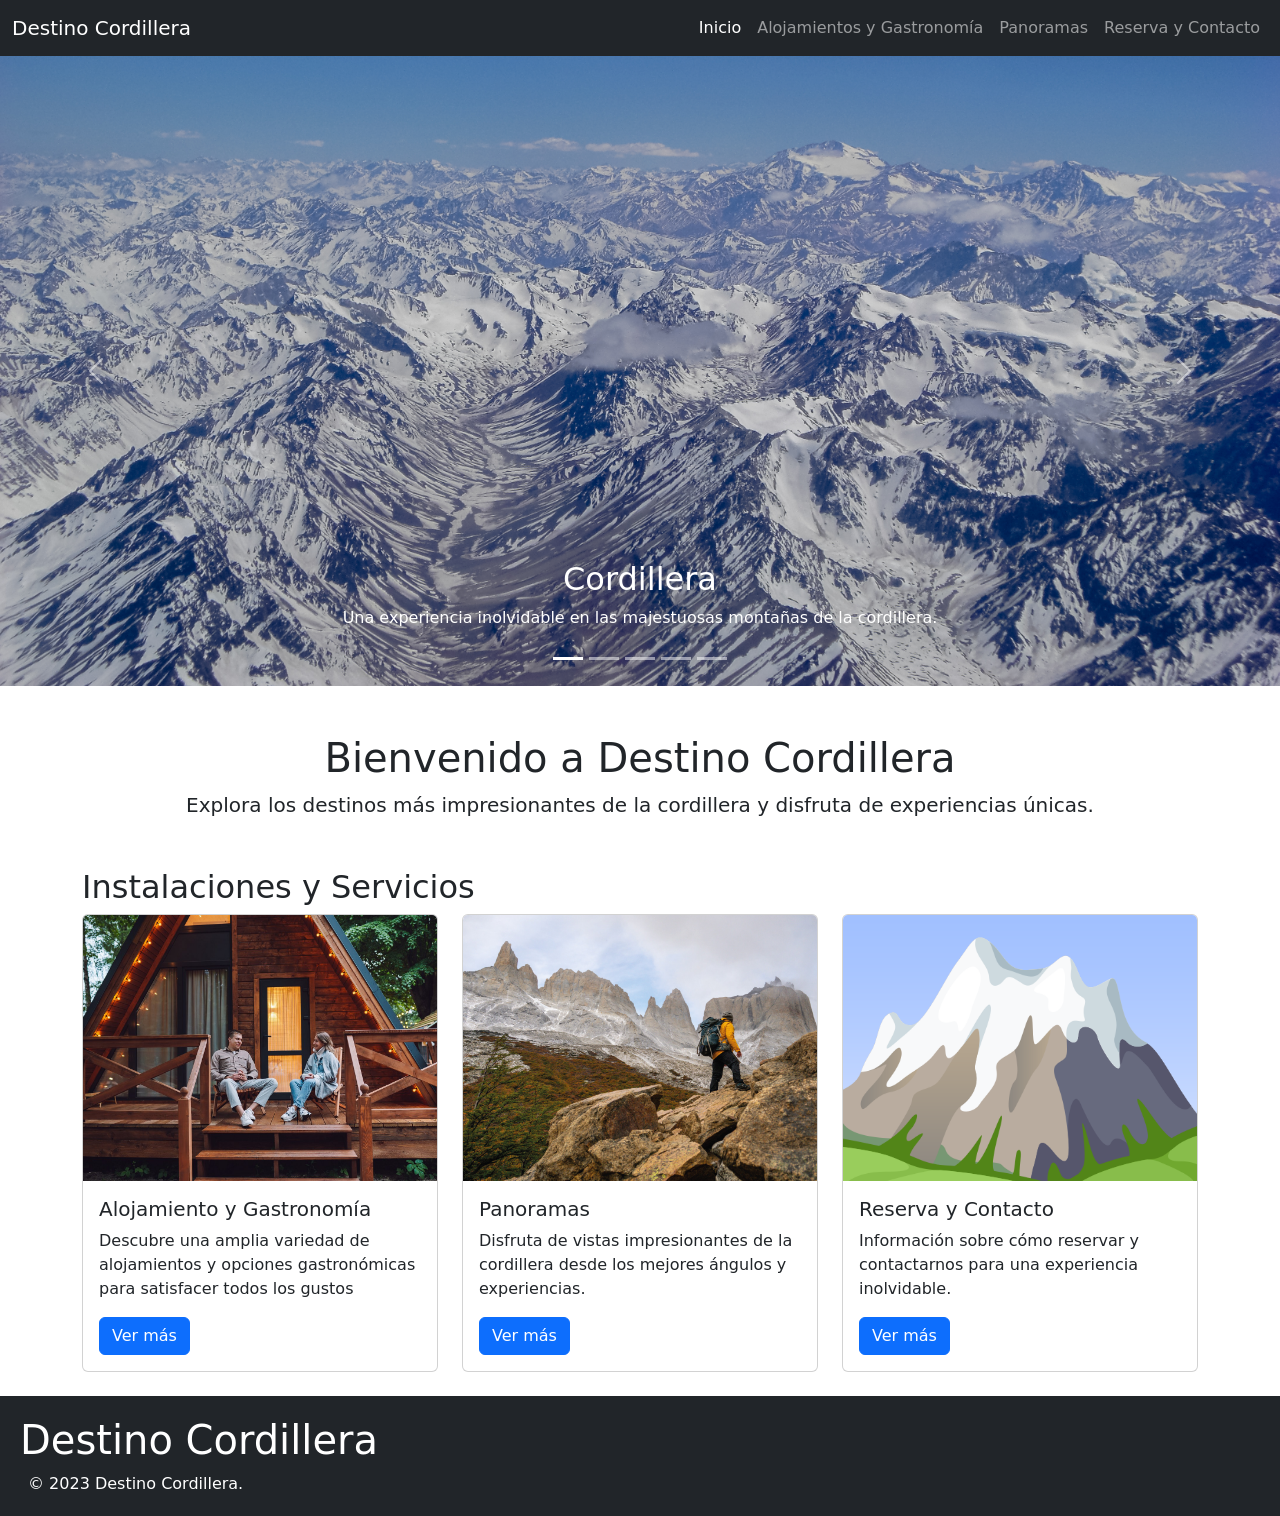
<file: index.html>
<!--Inicio-->
<!DOCTYPE html>
<html lang="es">

<!--Creación del head con enlaces a los recursos, título y favicon-->
<head>
    <meta charset="UTF-8">
    <meta name="viewport" content="width=device-width, initial-scale=1.0">
    <title>Destino Cordillera</title>
    <link
      href="https://cdn.jsdelivr.net/npm/bootstrap@5.3.0/dist/css/bootstrap.min.css"
      rel="stylesheet" />
    <link rel="stylesheet" href="css/styles.css" />
<!-- Favicon de la página -->
    <link rel="icon" type="image/png" href="images/cordillera_logo.png" />
</head>

<!--Creación del cuerpo de la página con navegación navbar, carousel y contenido principal-->
<body>
<!--Creación del navbar con enlaces a las diferentes secciones de la página-->
    <nav class="navbar navbar-expand-lg navbar-dark bg-dark">
        <div class="container-fluid">
            <a class="navbar-brand" href="index.html">Destino Cordillera</a>
            <button class="navbar-toggler" type="button" data-bs-toggle="collapse" data-bs-target="#navbarNav" aria-controls="navbarNav" aria-expanded="false" aria-label="Toggle navigation">
                <span class="navbar-toggler-icon"></span>
            </button>
            <div class="collapse navbar-collapse" id="navbarNav">
                <ul class="navbar-nav ms-auto">
                    <li class="nav-item">
                        <a class="nav-link active" aria-current="page" href="index.html">Inicio</a>
                    </li>
                    <li class="nav-item">
                        <a class="nav-link" href="alojamientos-gastronomia.html">Alojamientos y Gastronomía</a>
                    </li>
                    <li class="nav-item">
                        <a class="nav-link" href="panoramas.html">Panoramas</a>
                    </li>
                    <li class="nav-item">
                        <a class="nav-link" href="reserva-contacto.html">Reserva y Contacto</a>
                    </li>
                </ul>
            </div>
        </div>
    </nav>

    <header>
<!--Creación del carousel con imágenes y descripciones de las instalaciones y servicios de Destino Cordillera-->
        <div id="carouselExampleIndicators" class="carousel slide" data-bs-ride="carousel">
            <div class="carousel-indicators">
                <button type="button" data-bs-target="#carouselExampleIndicators" data-bs-slide-to="0" class="active" aria-current="true" aria-label="Slide 1"></button>
                <button type="button" data-bs-target="#carouselExampleIndicators" data-bs-slide-to="1" aria-label="Slide 2"></button>
                <button type="button" data-bs-target="#carouselExampleIndicators" data-bs-slide-to="2" aria-label="Slide 3"></button>
                <button type="button" data-bs-target="#carouselExampleIndicators" data-bs-slide-to="3" aria-label="Slide 4"></button>
                <button type="button" data-bs-target="#carouselExampleIndicators" data-bs-slide-to="4" aria-label="Slide 5"></button>
            </div>
            
            <div class="carousel-inner">
                <div class="carousel-item active">
                    <img src="images/cordillera.jpg" class="d-block w-100" alt="Destino 1">
                    <div class="carousel-caption">
                        <h2>Cordillera</h2>
                        <p>Una experiencia inolvidable en las majestuosas montañas de la cordillera.</p>
                    </div>
                </div>
                <div class="carousel-item">
                    <img src="images/senderismo-inicio.jpg" class="d-block w-100" alt="Destino 2">
                    <div class="carousel-caption">  
                        <h2>Senderismo</h2>
                        <p>Explora los senderos de la cordillera en compañía de expertos guías.</p>
                    </div>
                </div>
                <div class="carousel-item">
                    <img src="images/terma-inicio.png" class="d-block w-100" alt="Destino 3">
                    <div class="carousel-caption">
                        <h2>TermaSpa</h2>
                        <p>Relajate y disfruta de las termas junto a tratamientos naturales.</p>
                    </div>
                </div>
                <div class="carousel-item">
                    <img src="images/hospedaje-inicio.jpg" class="d-block w-100" alt="Destino 4">
                    <div class="carousel-caption">
                        <h2>Hospedaje</h2>
                        <p>Disfruta de un alojamiento cómodo y acogedor en el corazón de la cordillera.</p>
                    </div>
                </div>
                <div class="carousel-item">
                    <img src="images/gastronomia-inicio.jpg" class="d-block w-100" alt="Destino 5">
                    <div class="carousel-caption">
                        <h2>Gastronomía</h2>
                        <p>Disfruta de una amplia variedad de opciones gastronómicas.</p>
                    </div>
                </div>
            </div>
            
            <button class="carousel-control-prev" type="button" data-bs-target="#carouselExampleIndicators" data-bs-slide="prev">
                <span class="carousel-control-prev-icon" aria-hidden="true"></span>
                <span class="visually-hidden">Anterior</span>
            </button>
            <button class="carousel-control-next" type="button" data-bs-target="#carouselExampleIndicators" data-bs-slide="next">
                <span class="carousel-control-next-icon" aria-hidden="true"></span>
                <span class="visually-hidden">Siguiente</span>
            </button>
        </div>
    </header>

    <!-- Contenido principal y creación de tarjetas con descripciones de las instalaciones y servicios -->
    <main class="container mt-5">
        <div class="text-center mb-5">
            <h1>Bienvenido a Destino Cordillera</h1>
            <p class="lead">Explora los destinos más impresionantes de la cordillera y disfruta de experiencias únicas.</p>
        </div>

        <!-- Sección de Instalaciones y Servicios -->
        <section id="instalaciones" class="mt-5">
            <h2>Instalaciones y Servicios</h2>
            <div class="row">
                <!-- Tarjeta de instalación -->
                <div class="col-md-4 mb-4">
                    <div class="card">
                        <img src="images/hospedaje.jpg" class="card-img-top" alt="Alojamiento y Gastronomía">
                        <div class="card-body">
                            <h5 class="card-title">Alojamiento y Gastronomía</h5>
                            <p class="card-text">Descubre una amplia variedad de alojamientos y opciones gastronómicas para satisfacer todos los gustos</p>
                            <a href="alojamientos-gastronomia.html" class="btn btn-primary">Ver más</a>
                        </div>
                    </div>
                </div>

                <!-- Tarjeta de panoramas -->
                <div class="col-md-4 mb-4">
                    <div class="card">
                        <img src="images/trekking.jpg" class="card-img-top" alt="Panoramas">
                        <div class="card-body">
                            <h5 class="card-title">Panoramas</h5>
                            <p class="card-text">Disfruta de vistas impresionantes de la cordillera desde los mejores ángulos y experiencias.</p>
                            <a href="panoramas.html" class="btn btn-primary">Ver más</a>
                        </div>
                    </div>
                </div>

                <!-- Tarjeta de reserva y contacto -->
                <div class="col-md-4 mb-4">
                    <div class="card">
                        <img src="images/cordillera_logo.png" class="card-img-top" alt="Reserva y Contacto">
                        <div class="card-body">
                            <h5 class="card-title">Reserva y Contacto</h5>
                            <p class="card-text">Información sobre cómo reservar y contactarnos para una experiencia inolvidable.</p>
                            <a href="reserva-contacto.html" class="btn btn-primary">Ver más</a>
                        </div>
                    </div>
                </div>
            </div>
        </section>
    </main>

<!-- Script de Bootstrap para el funcionamiento efectivo del carousel-->
    <script src="https://cdn.jsdelivr.net/npm/bootstrap@5.3.0/dist/js/bootstrap.bundle.min.js"></script>

    <!--Definición de límites para el pie de página-->
		<footer class="position-relative">
			<!--Clase para aplicar fondo oscuro con texto blanco-->
            <div class="p-1 bg-dark text-white">
                <h1 class="ms-3 mt-3">Destino Cordillera</h1>
                <p class="ms-4 mb-3">&copy 2023 Destino Cordillera.</p>
		</footer>
</body>
</html>
</file>
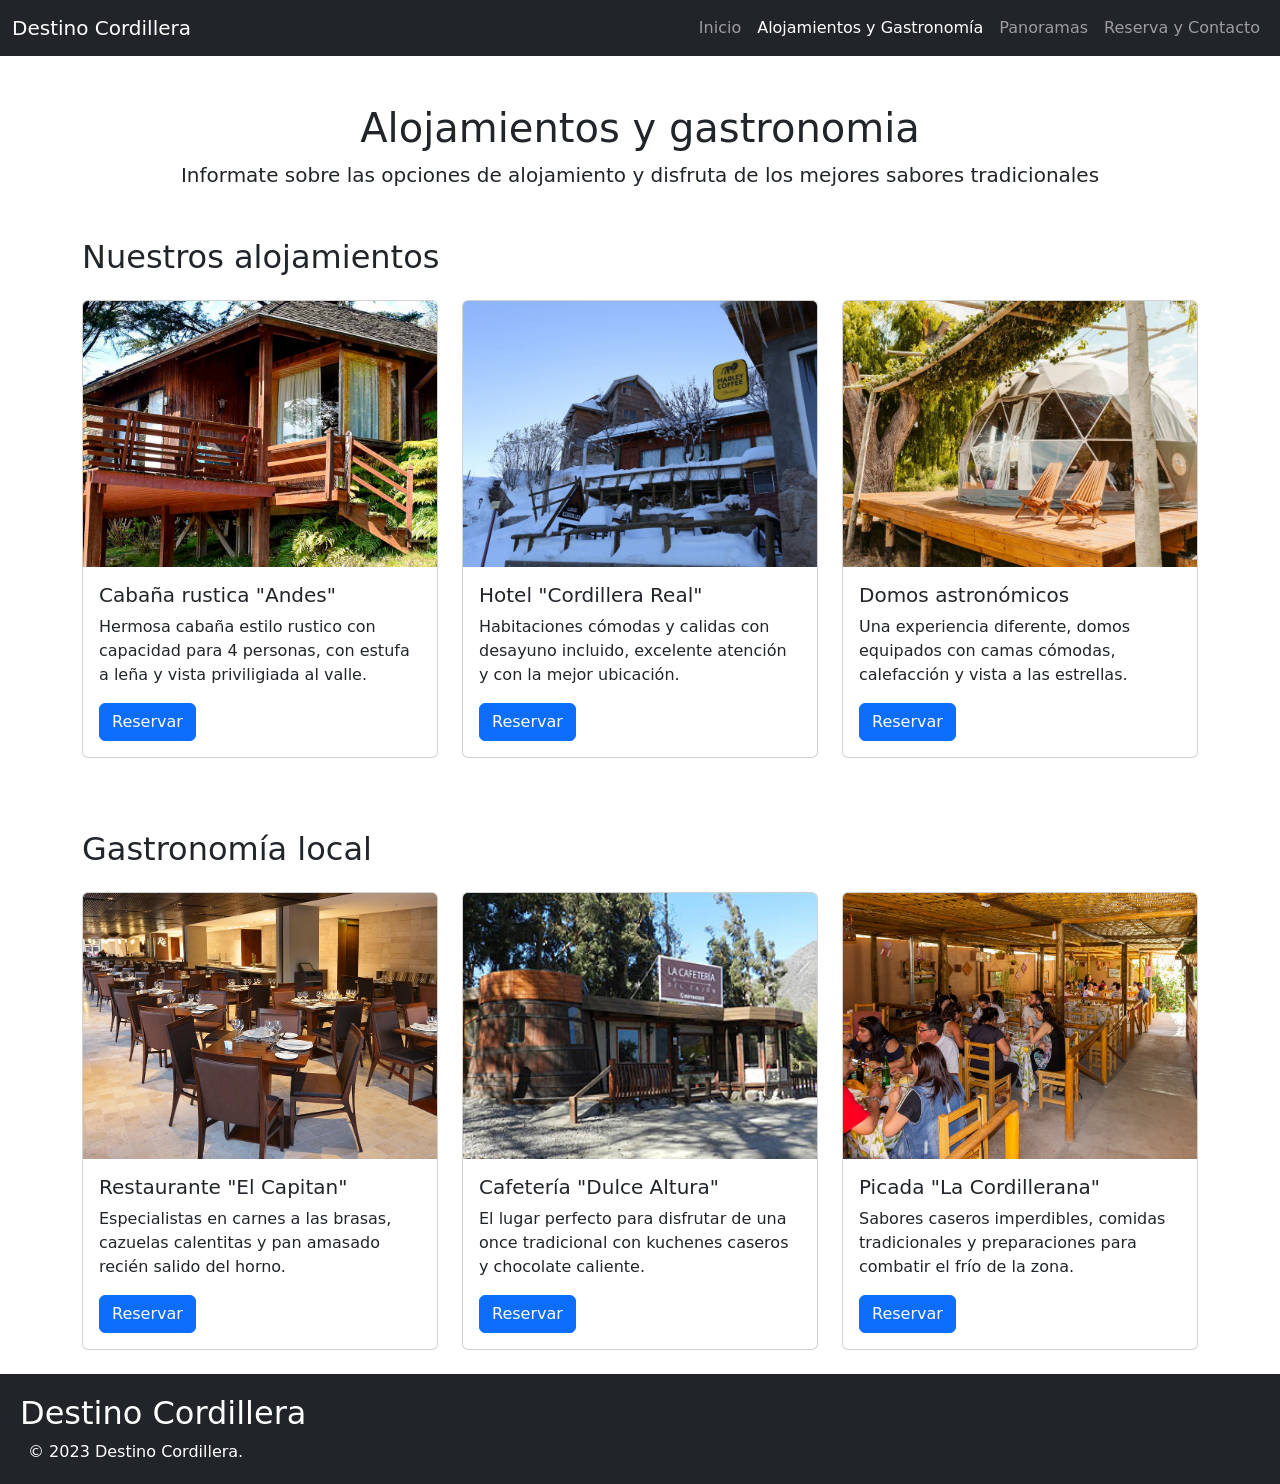
<file: alojamientos-gastronomia.html>
<!--Alojamiento y Gastronomía-->
<!DOCTYPE html>
<html lang="es">

<!--Creación del head con enlaces a los recursos, título y favicon-->
<head>
    <meta charset="UTF-8">
    <meta name="viewport" content="width=device-width, initial-scale=1.0">
    <title>Destino Cordillera</title>
    <link
      href="https://cdn.jsdelivr.net/npm/bootstrap@5.3.0/dist/css/bootstrap.min.css"
      rel="stylesheet" />
    <link rel="stylesheet" href="css/styles.css" />
<!-- Favicon de la página -->
    <link rel="icon" type="image/png" href="images/cordillera_logo.png" />
</head>

<!--Creación del cuerpo de la página con navegación navbar y contenido principal-->
<body>
<!--Creación del navbar con enlaces a las diferentes secciones de la página-->
    <nav class="navbar navbar-expand-lg navbar-dark bg-dark">
        <div class="container-fluid">
            <a class="navbar-brand" href="index.html">Destino Cordillera</a>
            <button class="navbar-toggler" type="button" data-bs-toggle="collapse" data-bs-target="#navbarNav" aria-controls="navbarNav" aria-expanded="false" aria-label="Toggle navigation">
                <span class="navbar-toggler-icon"></span>
            </button>
            <div class="collapse navbar-collapse" id="navbarNav">
                <ul class="navbar-nav ms-auto">
                    <li class="nav-item">
                        <a class="nav-link" href="index.html">Inicio</a>
                    </li>
                    <li class="nav-item">
                        <a class="nav-link active" aria-current="page" href="alojamientos-gastronomia.html">Alojamientos y Gastronomía</a>
                    </li>
                    <li class="nav-item">
                        <a class="nav-link" href="panoramas.html">Panoramas</a>
                    </li>
                    <li class="nav-item">
                        <a class="nav-link" href="reserva-contacto.html">Reserva y Contacto</a>
                    </li>
                </ul>
            </div>
        </div>
    </nav>
    
    <header>
        <div class="container mt-5 mb-5 text-center">
            <h1>Alojamientos y gastronomia</h1>
            <p class="lead">Informate sobre las opciones de alojamiento y disfruta de los mejores sabores tradicionales</p>
        </div>
    </header>

    <main class="container mt-5">
           <!--alojamientos-->
           <section id="Alojamientos" class="mt-5">
                <h2 class="mb-4">Nuestros alojamientos</h2>
                <div class="row">
                    <!--tarjeta 1-->
                <div class="col-md-4 mb-4">
                    <div class="card">
                        <img src="images/cabaña.jpg" class="card-img-top" alt="Alojamiento 1">
                        <div class="card-body">
                            <h5 class="card-title">Cabaña rustica "Andes"</h5>
                            <p class="card-text">Hermosa cabaña estilo rustico con capacidad para 4 personas, con estufa a leña y vista priviligiada al valle.</p>
                            <a href="reserva-contacto.html" class="btn btn-primary">Reservar</a>
                        </div>
                    </div>
                </div>
                <!--tarjeta 2-->
                <div class="col-md-4 mb-4">
                    <div class="card">
                        <img src="images/hotel.jpg" class="card-img-top" alt="Alojamiento 2">
                        <div class="card-body">
                            <h5 class="card-title">Hotel "Cordillera Real"</h5>
                            <p class="card-text">Habitaciones cómodas y calidas con desayuno incluido, excelente atención y con la mejor ubicación.</p>
                            <a href="reserva-contacto.html" class="btn btn-primary">Reservar</a>
                        </div>
                    </div>
                </div>
                <!--tarjeta 3-->
                <div class="col-md-4 mb-4">
                    <div class="card">
                        <img src="images/domos.jpg" class="card-img-top" alt="Alojamiento 3">
                        <div class="card-body">
                            <h5 class="card-title">Domos astronómicos</h5>
                            <p class="card-text">Una experiencia diferente, domos equipados con camas cómodas, calefacción y vista a las estrellas.</p>
                            <a href="reserva-contacto.html" class="btn btn-primary">Reservar</a>
                        </div>
                    </div>
                </div>
           </section>
           <!--gastronomia-->
           <section id="gastronomia" class="mt-5">
                <h2 class="mb-4">Gastronomía local</h2>
                <div class="row">
                    <!--tarjeta 1-->
                    <div class="col-md-4 mb-4">
                    <div class="card">
                        <img src="images/restuarante.jpg" class="card-img-top" alt="Gastronomía">
                        <div class="card-body">
                            <h5 class="card-title">Restaurante "El Capitan"</h5>
                            <p class="card-text">Especialistas en carnes a las brasas, cazuelas calentitas y pan amasado recién salido del horno.</p>
                            <a href="reserva-contacto.html" class="btn btn-primary">Reservar</a>
                        </div>
                    </div> 
                </div>
                    <!--tarjeta 2-->
                    <div class="col-md-4 mb-4">
                    <div class="card">
                        <img src="images/cafeteria.jpg" class="card-img-top" alt="Gastronomía">
                        <div class="card-body">
                            <h5 class="card-title">Cafetería "Dulce Altura"</h5>
                            <p class="card-text">El lugar perfecto para disfrutar de una once tradicional con kuchenes caseros y chocolate caliente.</p>
                            <a href="reserva-contacto.html" class="btn btn-primary">Reservar</a>
                        </div>
                    </div>
                </div>
                    <!--tarjeta 3-->
                    <div class="col-md-4 mb-4">
                    <div class="card">
                        <img src="images/pica.jpg" class="card-img-top" alt="Gastronomía">
                        <div class="card-body">
                            <h5 class="card-title">Picada "La Cordillerana"</h5>
                            <p class="card-text">Sabores caseros imperdibles, comidas tradicionales y preparaciones para combatir el frío de la zona.</p>
                            <a href="reserva-contacto.html" class="btn btn-primary">Reservar</a>
                        </div>
                    </div>
                </div>
           </section>
    </main>

    <!--Definición de límites para el pie de página-->
		<footer class="position-relative">
			<!--Clase para aplicar fondo oscuro con texto blanco-->
            <div class="p-1 bg-dark text-white">
                <h2 class="ms-3 mt-3">Destino Cordillera</h2>
                <p class="ms-4 mb-3">&copy 2023 Destino Cordillera.</p>
		</footer>
</body>
</html>
</file>
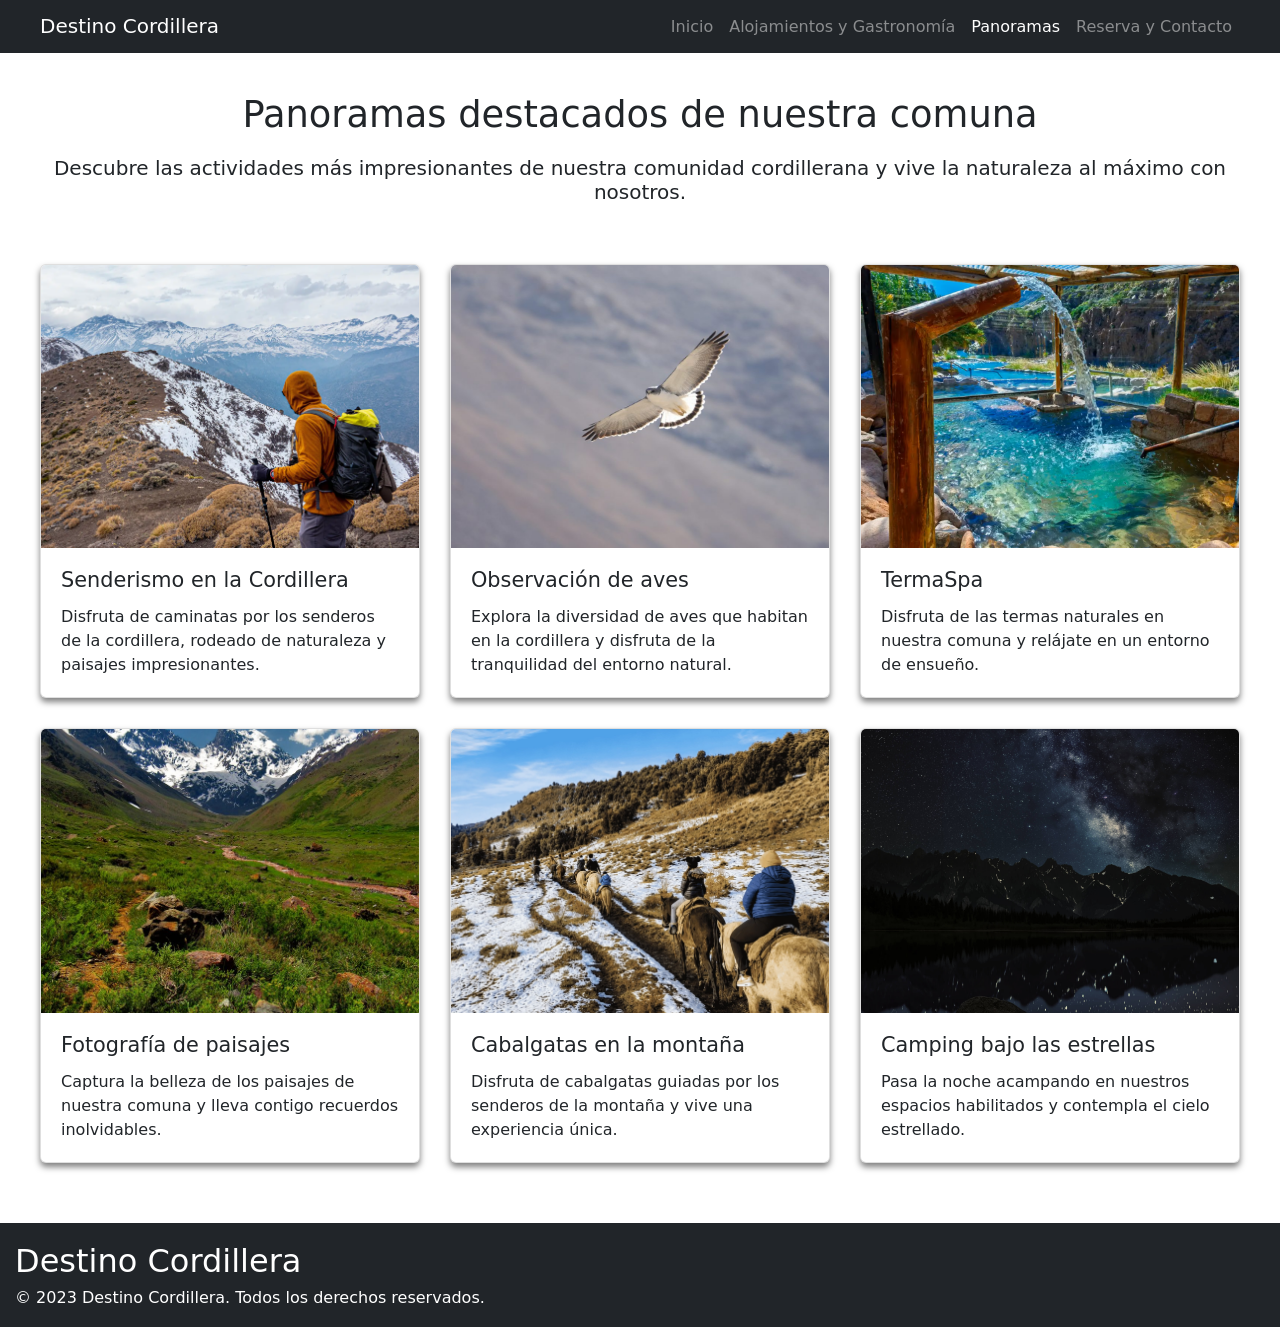
<file: panoramas.html>
<!--Panoramas, dedicada únicamente para la aplicación del uso de CSS propio sin Bootstrap-->
<!DOCTYPE html>
<html lang="es">

<!--Creación del head con enlaces a los recursos, título y favicon-->
<head>
    <meta charset="UTF-8">
    <meta name="viewport" content="width=device-width, initial-scale=1.0">
    <title>Destino Cordillera</title>
    <link rel="stylesheet" href="css/styles.css" />
<!-- Favicon de la página -->
    <link rel="icon" type="image/png" href="images/cordillera_logo.png" />
</head>

<!--Creación del cuerpo de la página con navegación navbar y contenido principal + footer-->
<body>
<!--Creación del navbar con enlaces a las diferentes secciones de la página-->
<!--navbar css-->
    <nav class="mi-navbar">
        <div class="nav-container">
            <a class="nav-logo" href="index.html">Destino Cordillera</a>
            <ul class="nav-links">
                <li><a href="index.html">Inicio</a></li>
                <li><a href="alojamientos-gastronomia.html">Alojamientos y Gastronomía</a></li>
                <li><a href="panoramas.html" class="active">Panoramas</a></li>
                <li><a href="reserva-contacto.html">Reserva y Contacto</a></li>
            </ul>
        </div>
    </nav>
<!--Creación del main con título y descripción de la sección de panoramas, 
seguido de una sección con tarjetas que muestran los diferentes panoramas disponibles en la comuna,
todo hecho con clases propias definidas en styles.css y html5 básico-->
    <main class="contenedor-principal">
        <div class="titulo-seccion">
            <h1>Panoramas destacados de nuestra comuna</h1>
            <p>Descubre las actividades más impresionantes de nuestra comunidad cordillerana y vive la naturaleza al máximo con nosotros.</p>
        </div>

<!-- Sección de las tarjetas -->
        <section class="seccion-contenido espaciado-superior">
            <div class="fila-panorama">
                <article class="tarjeta-panorama">
                    <img src="images/senderismo.png" alt="Panorama 1" class="imagen-tarjeta">
                    <div class="contenido-tarjeta">
                        <h2>Senderismo en la Cordillera</h2>
                        <p>Disfruta de caminatas por los senderos de la cordillera, rodeado de naturaleza y paisajes impresionantes.</p>
                    </div>
                </article>
                <article class="tarjeta-panorama">
                    <img src="images/pajaro.jpg" alt="Panorama 2" class="imagen-tarjeta">
                    <div class="contenido-tarjeta">
                        <h2>Observación de aves</h2>
                        <p>Explora la diversidad de aves que habitan en la cordillera y disfruta de la tranquilidad del entorno natural.</p>
                    </div>
                </article>
                <article class="tarjeta-panorama">
                    <img src="images/termaspa.png" alt="Panorama 3" class="imagen-tarjeta">
                    <div class="contenido-tarjeta">
                        <h2>TermaSpa</h2>
                        <p>Disfruta de las termas naturales en nuestra comuna y relájate en un entorno de ensueño.</p>
                    </div>
                </article>
                <article class="tarjeta-panorama">
                    <img src="images/paisaje.jpg" alt="Panorama 4" class="imagen-tarjeta">
                    <div class="contenido-tarjeta">
                        <h2>Fotografía de paisajes</h2>
                        <p>Captura la belleza de los paisajes de nuestra comuna y lleva contigo recuerdos inolvidables.</p>
                    </div>
                </article>
                <article class="tarjeta-panorama">
                    <img src="images/cabalgata.png" alt="Panorama 5" class="imagen-tarjeta">
                    <div class="contenido-tarjeta">
                        <h2>Cabalgatas en la montaña</h2>
                        <p>Disfruta de cabalgatas guiadas por los senderos de la montaña y vive una experiencia única.</p>
                    </div>
                </article>
                <article class="tarjeta-panorama">
                    <img src="images/camping.jpg" alt="Panorama 6" class="imagen-tarjeta">
                    <div class="contenido-tarjeta">
                        <h2>Camping bajo las estrellas</h2>
                        <p>Pasa la noche acampando en nuestros espacios habilitados y contempla el cielo estrellado.</p>                    </div>
                </article>
            </div>
        </section>
    </main>

<!--Definición de límites para el pie de página con css propio-->
    <footer class="mi-footer">
        <div class="footer-container">
            <h2>Destino Cordillera</h2>
            <p>&copy 2023 Destino Cordillera. Todos los derechos reservados.</p>
        </div>
    </footer>
</body>
</html>
</file>
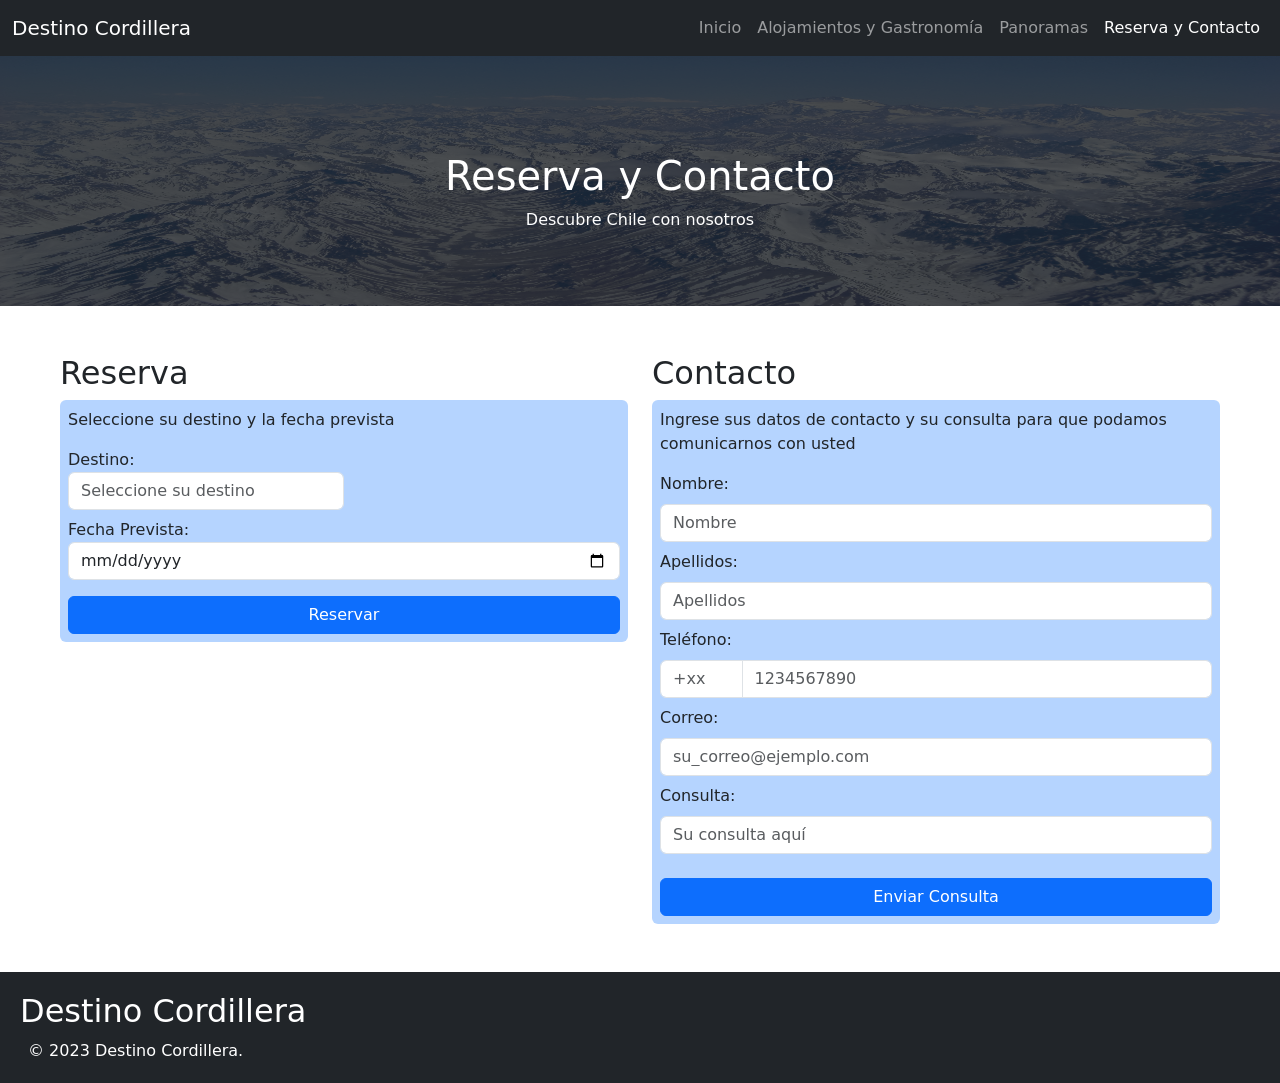
<file: reserva-contacto.html>
<!--Reserva_y_Contacto-->
<!DOCTYPE html>
<html lang="es-ES">
    <head>
        <meta charset="UTF-8">
        <meta name="viewport" content="width=device-width, initial-scale=1.0">
        <title>Destino Cordillera | Reserva y Contacto</title>
        <link href="https://cdn.jsdelivr.net/npm/bootstrap@5.3.0/dist/css/bootstrap.min.css" rel="stylesheet">
        <link rel="stylesheet" href="css/styles.css" />
        <!-- Favicon de la página -->
        <link rel="icon" type="image/png" href="images/cordillera_logo.png">
    </head>
	<body>
        <!--Creación del navbar con enlaces a las diferentes secciones de la página-->
        <nav class="navbar navbar-expand-lg navbar-dark bg-dark">
            <div class="container-fluid">
                <a class="navbar-brand" href="index.html">Destino Cordillera</a>
                <button class="navbar-toggler" type="button" data-bs-toggle="collapse" data-bs-target="#navbarNav" aria-controls="navbarNav" aria-expanded="false" aria-label="Toggle navigation">
                    <span class="navbar-toggler-icon"></span>
                </button>
                <div class="collapse navbar-collapse" id="navbarNav">
                    <ul class="navbar-nav ms-auto">
                        <li class="nav-item">
                            <a class="nav-link" href="index.html">Inicio</a>
                        </li>
                        <li class="nav-item">
                            <a class="nav-link" href="alojamientos-gastronomia.html">Alojamientos y Gastronomía</a>
                        </li>
                    <li class="nav-item">
                        <a class="nav-link" href="panoramas.html">Panoramas</a>
                    </li>
                        <li class="nav-item">
                            <a class="nav-link active" aria-current="page" href="reserva-contacto.html">Reserva y Contacto</a>
                        </li>
                    </ul>
                </div>
            </div>
        </nav>
		<!--Seteo de límites para el encabezado-->
		<header class="position-relative">
			<!--Setep de imagen portada y parámetros de la misma-->
            <img src="images/cordillera.jpg" alt="Logo de Destino Cordillera" style="width:100%; height: 250px;">
			<!--Formateo de texto para mostrarse sobre la imagen de portada-->
            <div class="position-absolute top-0 text-center w-100 h-100 p-5 bg-dark bg-opacity-75 text-white">
                <h1 class="mt-5">Reserva y Contacto</h1>
                <p>Descubre Chile con nosotros</p>
            </div>
        </header>
		<main>
            <section class="row mt-5 mb-5 ms-5 me-5"></div>
				<!--Sección contenedora del apartado Reserva-->
                <div id="reserva" class="col-md-6">
                    <h2>Reserva</h2>
                    <div class="card p-2 border-0" style="background-color: rgb(181, 212, 255);">
                        <p class="card-text">Seleccione su destino y la fecha prevista</p>
						<!--Caja de texto con selector de opciones para el destino-->
                        <div class="col-md-6 mb-2">
                            <label for="destino">Destino:<br></label>
                            <input list="destinos" class="form-control" id="destino" placeholder="Seleccione su destino">
                            <datalist id="destinos">
                                <option value="Arica y Parinacota">
                                <option value="Tarapacá">
                                <option value="Antofagasta">
                                <option value="Atacama">
                                <option value="Coquimbo">
                                <option value="Valparaíso">
                                <option value="Metropolitana de Santiago">
                                <option value="Libertador General Bernardo O'Higgins">
                                <option value="Maule">
                                <option value="Ñuble">
                                <option value="Biobío">
                                <option value="La Araucanía">
                                <option value="Los Ríos">
                                <option value="Los Lagos">
                                <option value="Aysén del General Carlos Ibáñez del Campo">
                                <option value="Magallanes y de la Antártica Chilena">
                            </datalist>
                        </div>
						<!--Caja de texto con selector de fecha-->
                        <div>
                            <label for="fecha">Fecha Prevista:<br></label>
                            <input type="date" class="form-control" id="fecha">
                        </div>
                        <button type="button" class="mt-3 btn btn-primary">Reservar</button>
                    </div>
                </div>
				<!--Sección contenedora del apartado Contacto-->
                <div id="contacto" class="col-md-6">
                    <h2 class="card-text">Contacto</h2>
                    <div class="card p-2 border-0" style="background-color: rgb(181, 212, 255);">
                        <p>Ingrese sus datos de contacto y su consulta para que podamos comunicarnos con usted</p>
                        <!--Cja de texto para ingresar nombre-->
						<div class="mb-2">
                            <label for="nombre" class="form-label">Nombre:<br></label>
                            <input type="text" class="form-control" id="nombre" placeholder="Nombre">
                        </div>
						<!--Caja de texto para ingresar apellidos-->
                        <div class="mb-2">
                            <label for="apellidos" class="form-label">Apellidos:<br></label>
                            <input type="text" class="form-control" id="apellidos" placeholder="Apellidos">
                        </div>
						<!--Cajas de texto para ingreso de código de área y teléfono-->
                        <div class="mb-2">
                            <label for="telefono" class="form-label">Teléfono:<br></label>
							<!--div para agrupar las 2 cajas de texto-->
                            <div class="input-group">
								<!--Caja de texto con selector de opciones para código de área-->
                                <input class="form-control" list="cod_area" placeholder="+xx" >
                                <datalist id="cod_area">
                                    <option value="+56">
                                    <option value="+1">
                                    <option value="+52">
                                    <option value="+55">
                                    <option value="+54">
                                    <option value="+57">
                                    <option value="+58">
                                    <option value="+51">
                                    <option value="+593">
                                    <option value="+53">
                                    <option value="+591">
                                    <option value="+506">
                                    <option value="+507">
                                    <option value="+598">
                                </datalist>
								<!--Caja de texto para ingreso de número telefónico-->
                                <input type="number" class="form-control w-75" id="telefono" placeholder="1234567890">
                            </div>
                        </div>
						<!--Caja de texto para ingreso de correo-->
                        <div class="mb-2">
                            <label for="correo" class="form-label">Correo:<br></label>
                            <input type="email" class="form-control" id="correo" placeholder="su_correo@ejemplo.com">
                        </div>
						<!--Caja de texto para ingreso de consultas-->
                        <div class="mb-2">
                            <label for="consulta" class="form-label">Consulta:<br></label>
                            <input type="email" class="form-control" id="consulta" placeholder="Su consulta aquí">
                        </div>
						<!--Botón para envío de consultas-->
                        <button type="button" class="mt-3 btn btn-primary">Enviar Consulta</button>
                    </div>
                </div>
            </section>
		</main>

		<!--Definición de límites para el pie de página-->
		<footer class="position-relative">
			<!--Clase para aplicar fondo oscuro con texto blanco-->
            <div class="p-1 bg-dark text-white">
                <h2 class="ms-3 mt-3">Destino Cordillera</h2>
                <p class="ms-4 mb-3">&copy 2023 Destino Cordillera.</p>
			</div>
		</footer>

		<!--Script necesario para el funcionamiento de Bootstrap-->
        <script src="https://cdn.jsdelivr.net/npm/bootstrap@5.3.0/dist/js/bootstrap.bundle.min.js"></script>
	</body>
</html>
</file>
<file: css/styles.css>
/*Inicio de estilos generales*/

/* Delimita que el contenedor y cada slide tengan la misma altura*/
.carousel-inner,
.carousel-item {
    height: 70vh;
    min-height: 400px;
}

/* La imagen se ajusta sin salirse del marco */
.carousel-item img {
    height: 100%;
    width: 100%;
    object-fit: cover;
    object-position: center;
}

/* Ajuste de proporciones para las imágenes de las tarjetas */
.card-img-top {
    aspect-ratio: 4 / 3;
    width: 100%;
    object-fit: cover;
}

/* Implementación de estilos para las tarjetas y página general de panorama.html con css propio */
body {
    font-family: system-ui, -apple-system, 'Segoe UI', Roboto, 'Helvetica Neue', arial, sans-serif;
    margin: 0;
    padding: 0;
    color: #212529;
}

/* Estructura de la sección de títulos */
.titulo-seccion {
    text-align: center;
    margin-bottom: 40px;
    margin-top: 0;
    color: #212529;
}

.titulo-seccion h1 {
    font-size: 2.3rem;
    font-weight: 500;
    margin-bottom: 15px;
    margin-top: 0;
}

.titulo-seccion p {
    font-size: 1.25rem;
    font-weight: 300;
    color: #212529;
}

/* Contenedor para delimitar margenes */
.contenedor-principal {
    max-width: 1200px; 
    margin: 0 auto;
    padding: 40px;
}

/* Sistema de grillas CSS Grid */
.fila-panorama {
    display: grid;
    grid-template-columns: repeat(auto-fit, minmax(300px, 1fr));
    gap: 30px;
    padding: 20px 0; 
}

/* Estructura de las tarjetas de panorama  */
.tarjeta-panorama {
    border: 1px solid rgba(0,0, 0, 0.125);
    border-radius: 0.375rem;
    overflow: hidden; 
    box-shadow: 0 4px 6px rgba(0, 0, 0, 0.5); 
    transition: transform 0.3s ease, box-shadow 0.3s ease; 
    display: flex;
    flex-direction: column;
    background-color: #ffffff;
}

/* Efecto al pasar el mouse por encima */
.tarjeta-panorama:hover {
    transform: translateY(-5px);
    box-shadow: 0 0.5rem 1rem rgba(0, 0, 0, 0.15);
}

/* Imagen de la tarjeta de panorama */
.imagen-tarjeta {
    aspect-ratio: 4 / 3;
    width: 100%; 
    height: auto; 
    object-fit: cover; 
    object-position: center; 
    display: block; 
}

/* Contenedorf de los textos de adentro */
.contenido-tarjeta {
    padding: 20px;
    display: flex;
    flex-direction: column;
    flex-grow: 1; 
}

/* Estilos para el título y descripción de la tarjeta */
.contenido-tarjeta h2 {
    font-size: 1.3rem;
    line-height: 1.2;
    margin-top: 0;
    margin-bottom: 0.75rem;
    color: #212529;
    font-weight: 500;
}

.contenido-tarjeta p {
    font-size: 1rem;
    line-height: 1.5;
    color: #212529;
    font-weight: 400;
    margin-top: 0;
    margin-bottom: 0;
}

/* creación del navbar con css propio*/
.mi-navbar {
    background-color: #212529;
    padding: 0.9rem 0;
    width: 100%;
    box-sizing: border-box;
}

.nav-container {
    display: flex;
    justify-content: space-between;
    align-items: center;
    max-width: 1200px;
    margin: 0 auto;
}

.nav-logo {
    color: #ffffff;
    font-size: 1.25rem;
    font-weight: 400;
    text-decoration: none;
    margin-right: 0px;
    margin-left: 0px;
}

.nav-logo:hover {
    color: #ffffff;
    text-decoration: none;
}

.nav-links {
    list-style: none;
    display: flex;
    margin: 0;
    padding: 0;
}

.nav-links a {
    color: rgba(225, 225, 225, 0.55);
    text-decoration: none;
    font-size: 1rem;
    padding: 0.5rem 0.5rem;
    transition: color 0.15s ease-in-out;
}

.nav-links a.active, .nav-links a:hover{
    color: #ffffff;
}

/* Creación de estilos para el footer con css propio */
.mi-footer {
    background-color: #212529;
    padding: 1.22rem 0; 
    width: 100%;
    box-sizing: border-box;
}

.footer-container {
    max-width: 1320px; /* Mismo ancho que el contenido principal */
    margin: 0 auto;
    padding: 0 15px; /* Alineación lateral exacta a la de las tarjetas */
}

.footer-container h2 {
    color: #ffffff; /* Título en blanco */
    font-size: 2rem; /* Tamaño grande idéntico al de la imagen */
    font-weight: 500;
    margin-top: 0;
    margin-bottom: 0.5rem; /* Separación pequeña con el copyright */
}

.footer-container p {
    color: #ffffff; /* Texto en blanco */
    font-size: 1rem;
    margin: 0;
}
</file>
